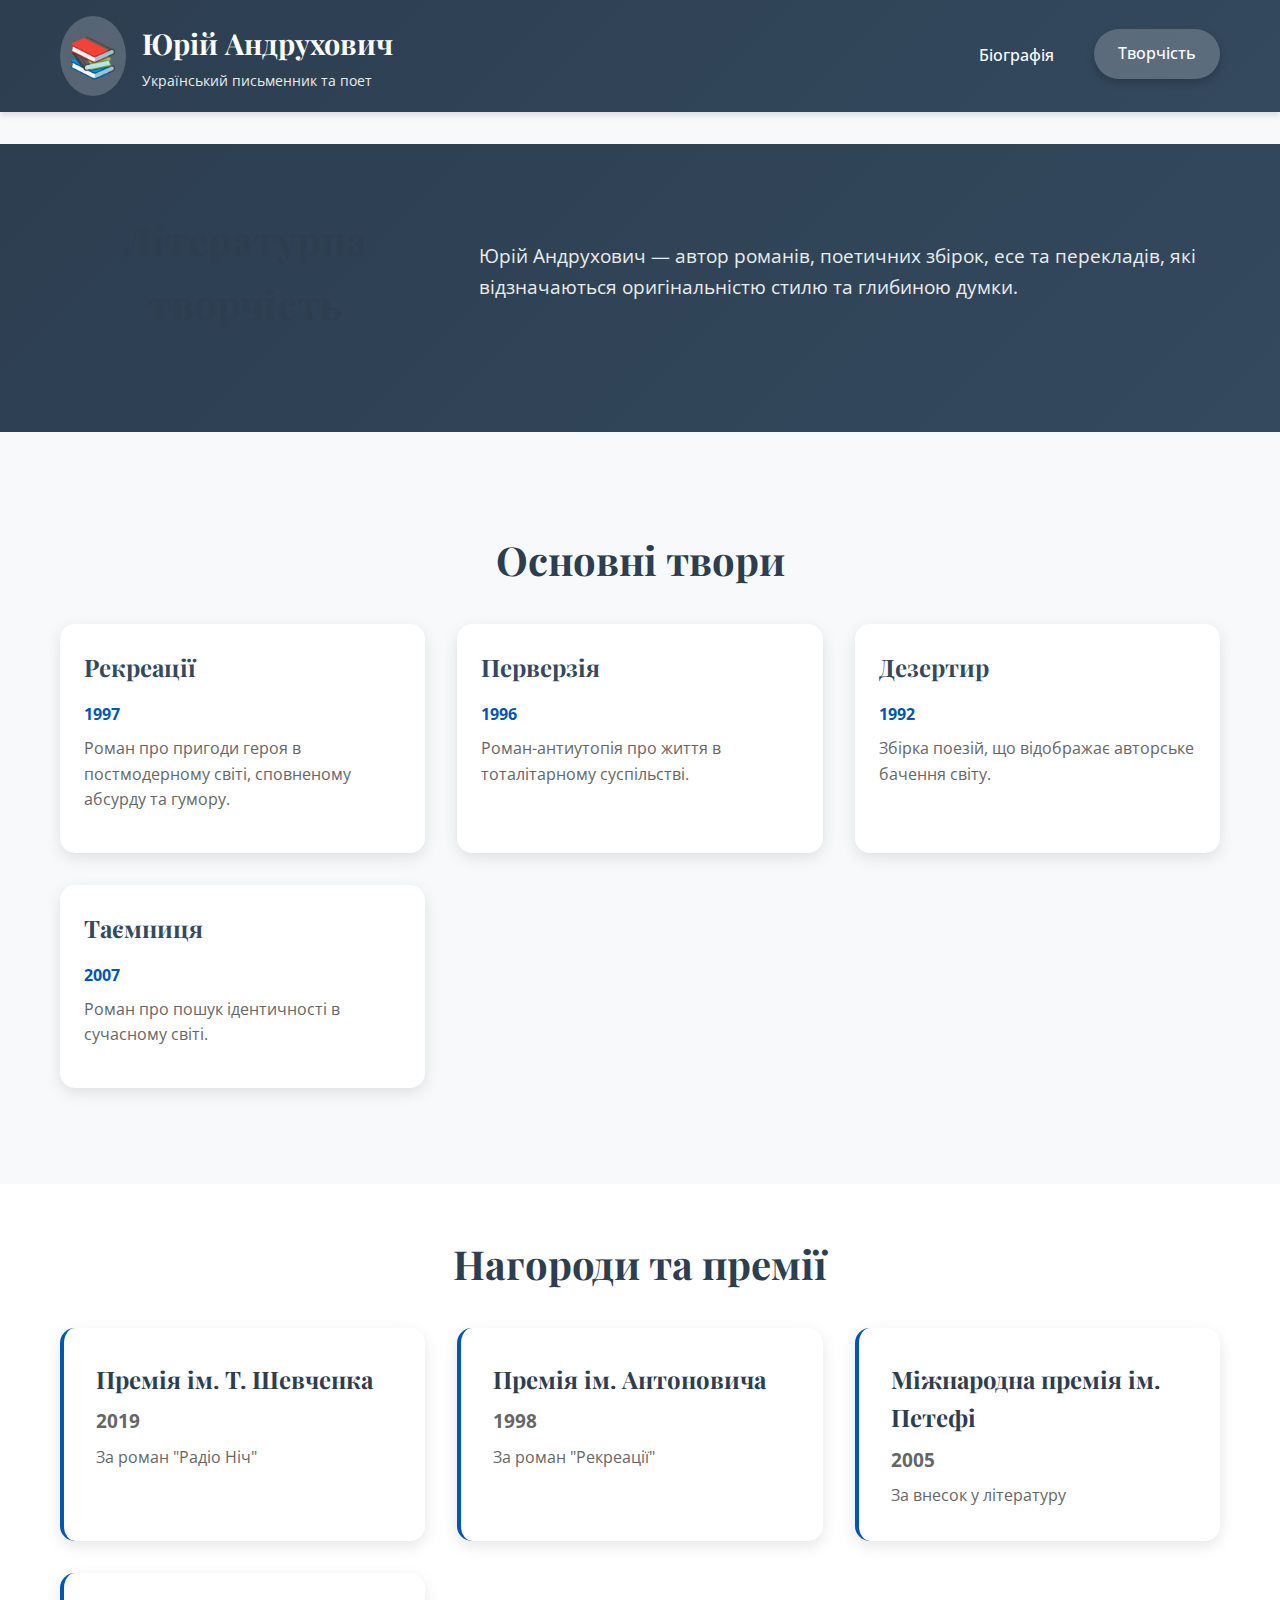
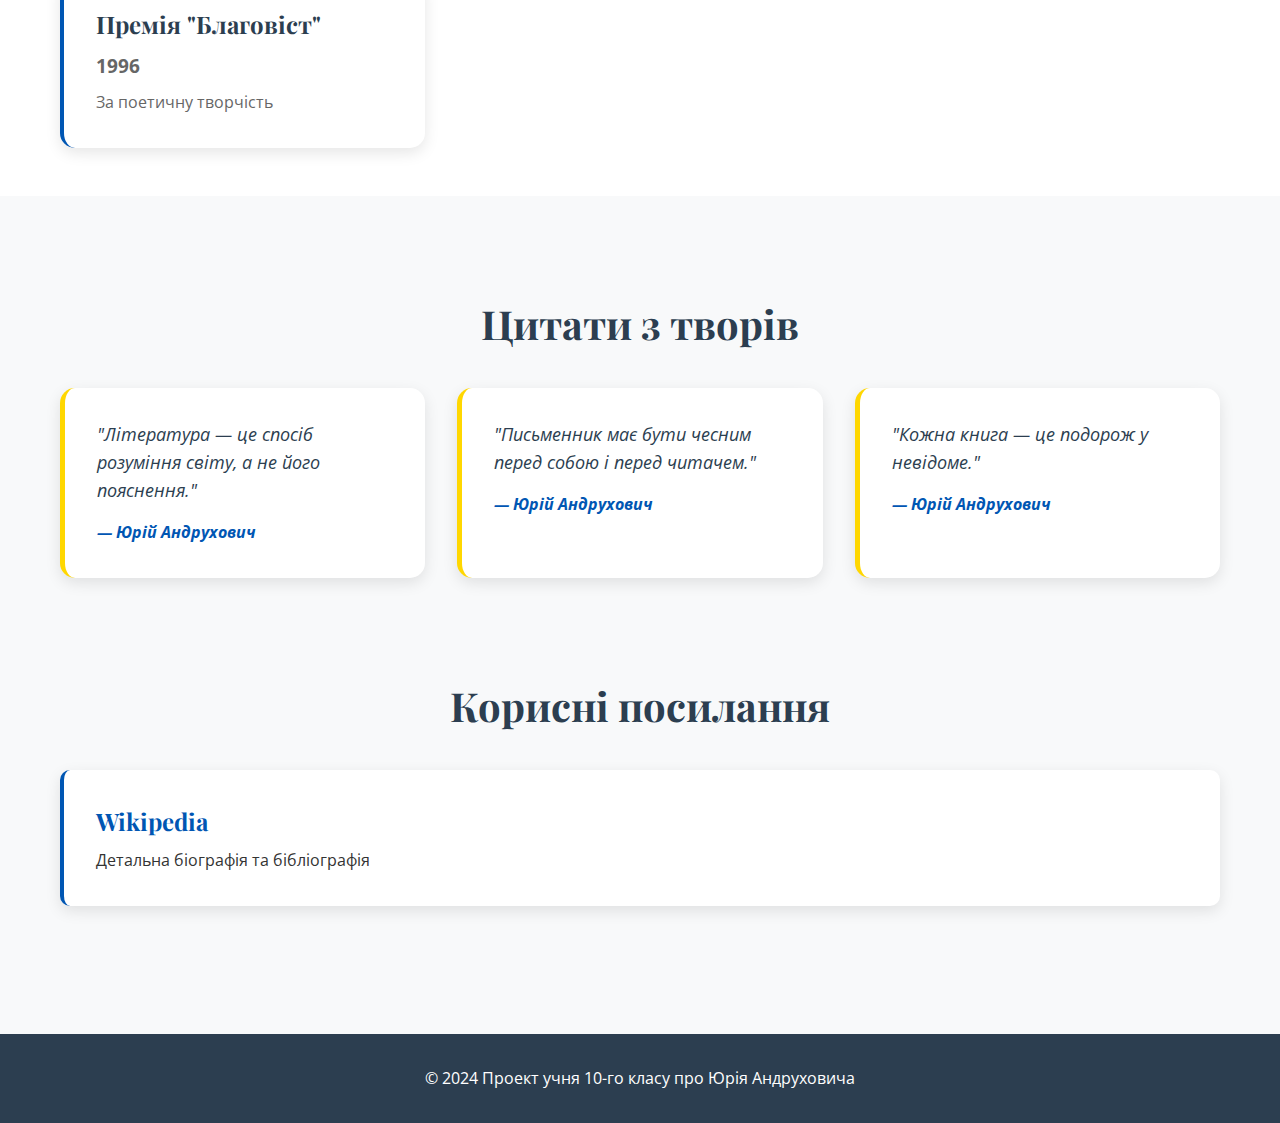
<file: works.html>
<!DOCTYPE html>
<html lang="uk">
<head>
    <meta charset="UTF-8">
    <meta name="viewport" content="width=device-width, initial-scale=1.0">
    <title>Юрій Андрухович - Творчість</title>
    <link rel="stylesheet" href="styles.css">
    <link href="https://fonts.googleapis.com/css2?family=Playfair+Display:wght@400;700&family=Open+Sans:wght@300;400;600&display=swap" rel="stylesheet">
</head>
<body>
    <header class="header">
        <div class="container">
            <div class="header-content">
                <div class="logo">
                    <div class="logo-icon">📚</div>
                    <div class="logo-text">
                        <h1>Юрій Андрухович</h1>
                        <p>Український письменник та поет</p>
                    </div>
                </div>
                
                <nav class="nav">
                    <a href="index.html" class="nav-link">Біографія</a>
                    <a href="works.html" class="nav-link active">Творчість</a>
                </nav>
            </div>
        </div>
    </header>

    <main class="main">
        <section class="hero works-hero">
            <div class="container">
                <div class="hero-content">
                    <h2>Літературна творчість</h2>
                    <p class="lead">Юрій Андрухович — автор романів, поетичних збірок, есе та перекладів, які відзначаються оригінальністю стилю та глибиною думки.</p>
                </div>
            </div>
        </section>

        <section class="books-section">
            <div class="container">
                <h2>Основні твори</h2>
                <div class="books-grid">
                    <div class="book-card">
                        <div class="book-info">
                            <h3>Рекреації</h3>
                            <p class="book-year">1997</p>
                            <p class="book-description">Роман про пригоди героя в постмодерному світі, сповненому абсурду та гумору.</p>
                        </div>
                    </div>

                    <div class="book-card">
                        <div class="book-info">
                            <h3>Перверзія</h3>
                            <p class="book-year">1996</p>
                            <p class="book-description">Роман-антиутопія про життя в тоталітарному суспільстві.</p>
                        </div>
                    </div>

                    <div class="book-card">
                        <div class="book-info">
                            <h3>Дезертир</h3>
                            <p class="book-year">1992</p>
                            <p class="book-description">Збірка поезій, що відображає авторське бачення світу.</p>
                        </div>
                    </div>

                    <div class="book-card">
                        <div class="book-info">
                            <h3>Таємниця</h3>
                            <p class="book-year">2007</p>
                            <p class="book-description">Роман про пошук ідентичності в сучасному світі.</p>
                        </div>
                    </div>
                </div>
            </div>
        </section>

        <section class="awards-section">
            <div class="container">
                <h2>Нагороди та премії</h2>
                <div class="awards-grid">
                    <div class="award-card">
                        <h3>Премія ім. Т. Шевченка</h3>
                        <p class="award-year">2019</p>
                        <p>За роман "Радіо Ніч"</p>
                    </div>
                    <div class="award-card">
                        <h3>Премія ім. Антоновича</h3>
                        <p class="award-year">1998</p>
                        <p>За роман "Рекреації"</p>
                    </div>
                    <div class="award-card">
                        <h3>Міжнародна премія ім. Петефі</h3>
                        <p class="award-year">2005</p>
                        <p>За внесок у літературу</p>
                    </div>
                    <div class="award-card">
                        <h3>Премія "Благовіст"</h3>
                        <p class="award-year">1996</p>
                        <p>За поетичну творчість</p>
                    </div>
                </div>
            </div>
        </section>

        <section class="quotes-section">
            <div class="container">
                <h2>Цитати з творів</h2>
                <div class="quotes-grid">
                    <blockquote class="quote">
                        <p>"Література — це спосіб розуміння світу, а не його пояснення."</p>
                        <cite>— Юрій Андрухович</cite>
                    </blockquote>
                    <blockquote class="quote">
                        <p>"Письменник має бути чесним перед собою і перед читачем."</p>
                        <cite>— Юрій Андрухович</cite>
                    </blockquote>
                    <blockquote class="quote">
                        <p>"Кожна книга — це подорож у невідоме."</p>
                        <cite>— Юрій Андрухович</cite>
                    </blockquote>
                </div>
            </div>
        </section>

        <section class="external-links">
            <div class="container">
                <h2>Корисні посилання</h2>
                <div class="links-grid">
                    <a href="https://uk.wikipedia.org/wiki/Андрухович_Юрій_Ігорович" class="link-card" target="_blank">
                        <h3>Wikipedia</h3>
                        <p>Детальна біографія та бібліографія</p>
                    </a>
                </div>
            </div>
        </section>
    </main>

    <footer class="footer">
        <div class="container">
            <p>&copy; 2024 Проект учня 10-го класу про Юрія Андруховича</p>
        </div>
    </footer>
</body>
</html>
</file>
<file: styles.css>
/* Загальні стилі */
* {
    margin: 0;
    padding: 0;
    box-sizing: border-box;
}

body {
    font-family: 'Open Sans', sans-serif;
    line-height: 1.6;
    color: #333;
    background-color: #f8f9fa;
}

.container {
    max-width: 1200px;
    margin: 0 auto;
    padding: 0 20px;
}

/* Заголовки */
h1, h2, h3 {
    font-family: 'Playfair Display', serif;
    font-weight: 700;
}

h2 {
    font-size: 2.5rem;
    margin-bottom: 2rem;
    color: #2c3e50;
    text-align: center;
}

h3 {
    font-size: 1.5rem;
    margin-bottom: 1rem;
    color: #34495e;
}

/* Хедер */
.header {
    background: linear-gradient(135deg, #2c3e50 0%, #34495e 100%);
    color: white;
    padding: 1rem 0;
    box-shadow: 0 4px 6px rgba(0,0,0,0.1);
}

.header-content {
    display: flex;
    justify-content: space-between;
    align-items: center;
}

.logo {
    display: flex;
    align-items: center;
    gap: 1rem;
}

.logo-icon {
    font-size: 2.5rem;
    background: rgba(255,255,255,0.2);
    padding: 0.5rem;
    border-radius: 50%;
}

.logo-text h1 {
    font-size: 1.8rem;
    margin-bottom: 0.2rem;
}

.logo-text p {
    font-size: 0.9rem;
    opacity: 0.9;
}

.nav {
    display: flex;
    gap: 1rem;
}

.nav-link {
    color: white;
    text-decoration: none;
    padding: 0.75rem 1.5rem;
    border-radius: 25px;
    transition: all 0.3s ease;
    font-weight: 500;
}

.nav-link:hover,
.nav-link.active {
    background: rgba(255,255,255,0.2);
    transform: translateY(-2px);
    box-shadow: 0 4px 8px rgba(0,0,0,0.2);
}

/* Основний контент */
.main {
    padding: 2rem 0;
}

/* Hero секція */
.hero {
    background: linear-gradient(135deg, #667eea 0%, #764ba2 100%);
    color: white;
    padding: 4rem 0;
    margin-bottom: 3rem;
}

.works-hero {
    background: linear-gradient(135deg, #2c3e50 0%, #34495e 100%);
}

.hero-content {
    display: grid;
    grid-template-columns: 1fr 2fr;
    gap: 3rem;
    align-items: center;
}

.hero-image img {
    width: 100%;
    max-width: 300px;
    border-radius: 15px;
    box-shadow: 0 10px 30px rgba(0,0,0,0.3);
    transition: transform 0.3s ease;
}

.hero-image img:hover {
    transform: scale(1.05);
}

.hero-text h2 {
    font-size: 3rem;
    margin-bottom: 1rem;
    text-align: left;
}

.lead {
    font-size: 1.2rem;
    margin-bottom: 2rem;
    opacity: 0.9;
}

.stats {
    display: flex;
    gap: 2rem;
}

.stat {
    text-align: center;
}

.stat-number {
    display: block;
    font-size: 2rem;
    font-weight: bold;
    color: #ffd700;
}

.stat-label {
    font-size: 0.9rem;
    opacity: 0.8;
}

/* Біографія */
.biography {
    padding: 3rem 0;
}

.timeline {
    max-width: 800px;
    margin: 0 auto;
    position: relative;
}

.timeline::before {
    content: '';
    position: absolute;
    left: 50%;
    top: 0;
    bottom: 0;
    width: 3px;
    background: linear-gradient(to bottom, #0056b3, #ffd700);
    transform: translateX(-50%);
}

.timeline-item {
    display: flex;
    align-items: center;
    margin: 2rem 0;
    position: relative;
}

.timeline-item:nth-child(odd) {
    flex-direction: row;
}

.timeline-item:nth-child(even) {
    flex-direction: row-reverse;
}

.timeline-year {
    background: #0056b3;
    color: white;
    padding: 1rem;
    border-radius: 50%;
    font-weight: bold;
    min-width: 80px;
    text-align: center;
    z-index: 2;
    position: relative;
}

.timeline-content {
    background: white;
    padding: 1.5rem;
    border-radius: 10px;
    box-shadow: 0 5px 15px rgba(0,0,0,0.1);
    margin: 0 2rem;
    flex: 1;
    transition: transform 0.3s ease;
}

.timeline-content:hover {
    transform: translateY(-5px);
}

/* Відео секція */
.video-section {
    background: white;
    padding: 3rem 0;
    margin: 3rem 0;
}

.video-grid {
    display: grid;
    grid-template-columns: repeat(auto-fit, minmax(400px, 1fr));
    gap: 2rem;
    margin-top: 2rem;
}

.video-item {
    text-align: center;
}

.video-item iframe {
    width: 100%;
    height: 250px;
    border-radius: 10px;
    box-shadow: 0 5px 15px rgba(0,0,0,0.1);
}

.video-item h3 {
    margin-top: 1rem;
    color: #2c3e50;
}

/* Посилання */
.links-section,
.external-links {
    padding: 3rem 0;
}

.links-grid {
    display: grid;
    grid-template-columns: repeat(auto-fit, minmax(250px, 1fr));
    gap: 2rem;
    margin-top: 2rem;
}

.link-card {
    background: white;
    padding: 2rem;
    border-radius: 10px;
    text-decoration: none;
    color: #333;
    box-shadow: 0 5px 15px rgba(0,0,0,0.1);
    transition: all 0.3s ease;
    border-left: 4px solid #0056b3;
}

.link-card:hover {
    transform: translateY(-5px);
    box-shadow: 0 8px 25px rgba(0,0,0,0.15);
    border-left-color: #ffd700;
}

.link-card h3 {
    color: #0056b3;
    margin-bottom: 0.5rem;
}

/* Книги */
.books-section {
    padding: 3rem 0;
}

.books-grid {
    display: grid;
    grid-template-columns: repeat(auto-fit, minmax(300px, 1fr));
    gap: 2rem;
    margin-top: 2rem;
}

.book-card {
    background: white;
    border-radius: 15px;
    overflow: hidden;
    box-shadow: 0 5px 15px rgba(0,0,0,0.1);
    transition: transform 0.3s ease;
}

.book-card:hover {
    transform: translateY(-10px);
}

.book-image {
    height: 250px;
    overflow: hidden;
}

.book-image img {
    width: 100%;
    height: 100%;
    object-fit: cover;
    transition: transform 0.3s ease;
}

.book-card:hover .book-image img {
    transform: scale(1.1);
}

.book-info {
    padding: 1.5rem;
}

.book-year {
    color: #0056b3;
    font-weight: bold;
    margin-bottom: 0.5rem;
}

.book-description {
    margin-bottom: 1rem;
    color: #666;
}

.book-link {
    color: #0056b3;
    text-decoration: none;
    font-weight: bold;
    padding: 0.5rem 1rem;
    border: 2px solid #0056b3;
    border-radius: 25px;
    display: inline-block;
    transition: all 0.3s ease;
}

.book-link:hover {
    background: #0056b3;
    color: white;
}

/* Нагороди */
.awards-section {
    background: white;
    padding: 3rem 0;
    margin: 3rem 0;
}

.awards-grid {
    display: grid;
    grid-template-columns: repeat(auto-fit, minmax(300px, 1fr));
    gap: 2rem;
    margin-top: 2rem;
}

.award-card {
    background: white;
    padding: 2rem;
    border-radius: 15px;
    box-shadow: 0 5px 15px rgba(0,0,0,0.1);
    transition: transform 0.3s ease;
    border-left: 4px solid #0056b3;
}

.award-card:hover {
    transform: translateY(-5px);
    box-shadow: 0 8px 25px rgba(0,0,0,0.15);
}

.award-card h3 {
    color: #2c3e50;
    margin-bottom: 0.5rem;
}

.award-year {
    color: #0056b3;
    font-size: 1.2rem;
    font-weight: bold;
    margin-bottom: 0.5rem;
}

.award-card p {
    color: #666;
    margin-top: 0.5rem;
}

/* Цитати */
.quotes-section {
    padding: 3rem 0;
}

.quotes-grid {
    display: grid;
    grid-template-columns: repeat(auto-fit, minmax(300px, 1fr));
    gap: 2rem;
    margin-top: 2rem;
}

.quote {
    background: white;
    padding: 2rem;
    border-radius: 15px;
    box-shadow: 0 5px 15px rgba(0,0,0,0.1);
    border-left: 5px solid #ffd700;
    font-style: italic;
    transition: transform 0.3s ease;
}

.quote:hover {
    transform: translateY(-5px);
}

.quote p {
    font-size: 1.1rem;
    margin-bottom: 1rem;
    color: #2c3e50;
}

.quote cite {
    color: #0056b3;
    font-weight: bold;
}

/* Футер */
.footer {
    background: #2c3e50;
    color: white;
    text-align: center;
    padding: 2rem 0;
    margin-top: 3rem;
}

/* Адаптивність */
@media (max-width: 768px) {
    .hero-content {
        grid-template-columns: 1fr;
        text-align: center;
    }
    
    .header-content {
        flex-direction: column;
        gap: 1rem;
    }
    
    .nav {
        flex-wrap: wrap;
        justify-content: center;
    }
    
    .timeline::before {
        left: 20px;
    }
    
    .timeline-item {
        flex-direction: row !important;
        padding-left: 60px;
    }
    
    .timeline-year {
        position: absolute;
        left: 0;
        min-width: 60px;
    }
    
    .timeline-content {
        margin: 0;
    }
    
    .stats {
        justify-content: center;
    }
    
    .video-grid {
        grid-template-columns: 1fr;
    }
    
    .video-item iframe {
        height: 200px;
    }
    
    h2 {
        font-size: 2rem;
    }
    
    .hero-text h2 {
        font-size: 2.5rem;
    }
}

@media (max-width: 480px) {
    .container {
        padding: 0 10px;
    }
    
    .hero {
        padding: 2rem 0;
    }
    
    .hero-text h2 {
        font-size: 2rem;
    }
    
    .stats {
        flex-direction: column;
        gap: 1rem;
    }
    
    .books-grid,
    .awards-grid,
    .quotes-grid,
    .links-grid {
        grid-template-columns: 1fr;
    }
}

/* Анімації */
@keyframes fadeInUp {
    from {
        opacity: 0;
        transform: translateY(30px);
    }
    to {
        opacity: 1;
        transform: translateY(0);
    }
}

.timeline-item,
.book-card,
.award-card,
.quote,
.link-card {
    animation: fadeInUp 0.6s ease-out;
}
</file>
